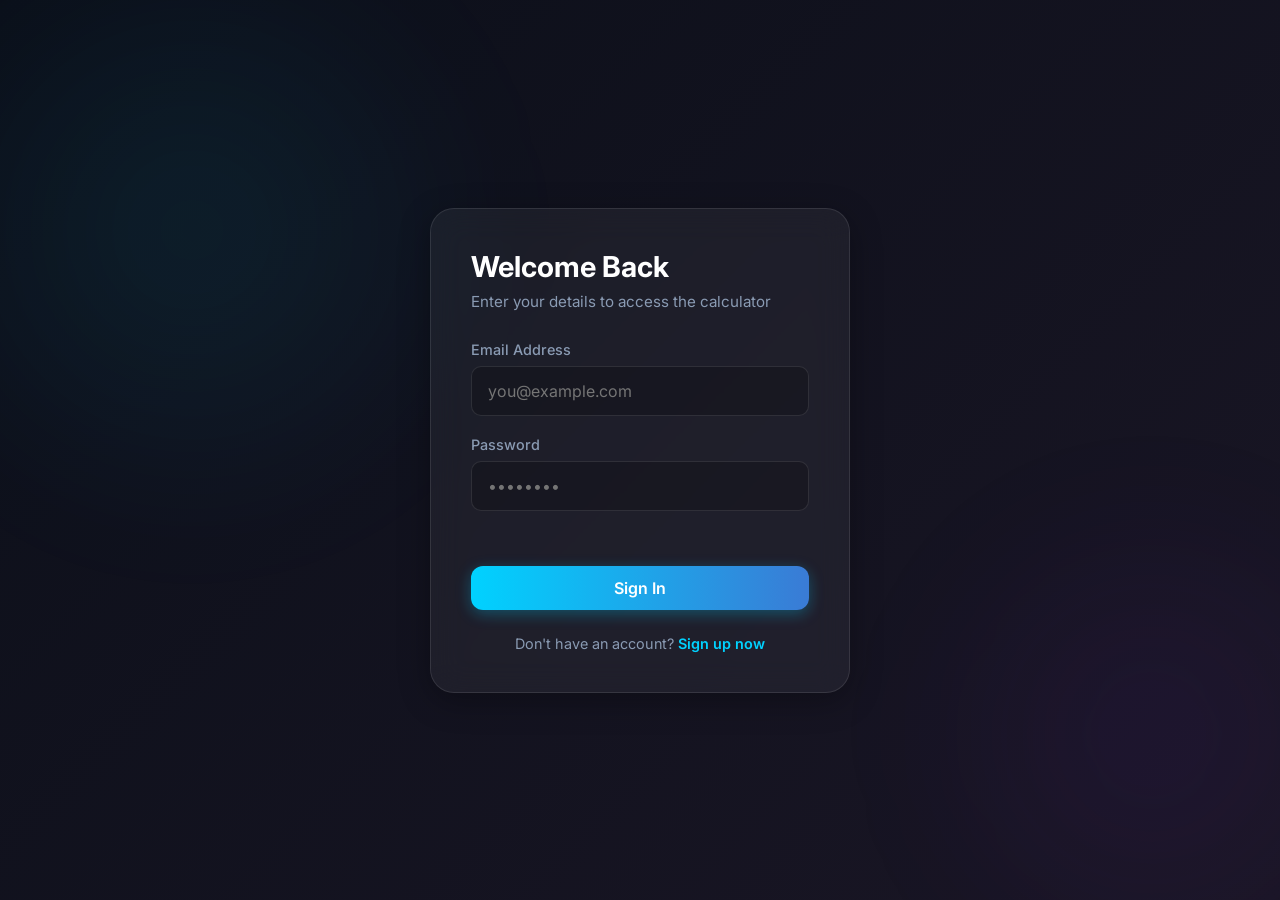
<file: index.html>
<!DOCTYPE html>
<html lang="en">
<head>
    <meta charset="UTF-8">
    <meta name="viewport" content="width=device-width, initial-scale=1.0">
    <title>Student Grade Calculator - Premium</title>
    <link rel="stylesheet" href="style.css">
    <link href="https://fonts.googleapis.com/css2?family=Inter:wght@300;400;500;600;700&display=swap" rel="stylesheet">
</head>
<body class="auth-body">
    <div class="background-elements">
        <div class="blob blob-1"></div>
        <div class="blob blob-2"></div>
    </div>

    <div class="glass-container auth-container">
        <!-- Login Form -->
        <div id="login-form-container" class="form-section active">
            <h2>Welcome Back</h2>
            <p class="subtitle">Enter your details to access the calculator</p>
            
            <form id="login-form">
                <div class="input-group">
                    <label for="login-email">Email Address</label>
                    <input type="email" id="login-email" required placeholder="you@example.com">
                </div>
                <div class="input-group">
                    <label for="login-password">Password</label>
                    <input type="password" id="login-password" required placeholder="••••••••">
                </div>
                
                <div id="login-error" class="error-msg"></div>
                
                <button type="submit" class="btn btn-primary btn-block">Sign In</button>
            </form>
            
            <div class="toggle-text">
                Don't have an account? <a href="#" id="show-signup">Sign up now</a>
            </div>
        </div>

        <!-- Signup Form -->
        <div id="signup-form-container" class="form-section">
            <h2>Create Account</h2>
            <p class="subtitle">Join to save your grade history</p>
            
            <form id="signup-form">
                <div class="input-group">
                    <label for="signup-name">Full Name</label>
                    <input type="text" id="signup-name" required placeholder="John Doe">
                </div>
                <div class="input-group">
                    <label for="signup-email">Email Address</label>
                    <input type="email" id="signup-email" required placeholder="you@example.com">
                </div>
                <div class="input-group">
                    <label for="signup-password">Password</label>
                    <input type="password" id="signup-password" required placeholder="••••••••">
                </div>
                
                <div id="signup-error" class="error-msg"></div>
                
                <button type="submit" class="btn btn-primary btn-block">Create Account</button>
            </form>
            
            <div class="toggle-text">
                Already have an account? <a href="#" id="show-login">Sign in</a>
            </div>
        </div>
    </div>

    <script src="auth.js"></script>
</body>
</html>
<!-- client- npm run start -->
</file>
<file: style.css>
:root {
    --bg-color: #0b0f19;
    --primary: #00d2ff;
    --primary-hover: #3a7bd5;
    --glass-bg: rgba(255, 255, 255, 0.05);
    --glass-border: rgba(255, 255, 255, 0.1);
    --text-main: #ffffff;
    --text-muted: #8a9bb3;
    --error: #ff4757;
    --success: #2ed573;
    --bg-gradient: linear-gradient(135deg, #0b0f19 0%, #1a1625 100%);
}

* {
    margin: 0;
    padding: 0;
    box-sizing: border-box;
    font-family: 'Inter', sans-serif;
}

body {
    background: var(--bg-gradient);
    color: var(--text-main);
    min-height: 100vh;
    overflow-x: hidden;
    position: relative;
}

/* Background Animated Blobs */
.background-elements {
    position: fixed;
    top: 0;
    left: 0;
    width: 100vw;
    height: 100vh;
    z-index: -1;
    overflow: hidden;
}

.blob {
    position: absolute;
    filter: blur(80px);
    opacity: 0.6;
    border-radius: 50%;
    animation: float 20s infinite ease-in-out alternate;
}

.blob-1 {
    top: -10%;
    left: -10%;
    width: 50vw;
    height: 50vw;
    background: radial-gradient(circle, rgba(0,210,255,0.15) 0%, rgba(58,123,213,0) 70%);
}

.blob-2 {
    bottom: -10%;
    right: -10%;
    width: 40vw;
    height: 40vw;
    background: radial-gradient(circle, rgba(138,43,226,0.15) 0%, rgba(75,0,130,0) 70%);
    animation-delay: -10s;
}

@keyframes float {
    0% { transform: translate(0, 0) scale(1); }
    100% { transform: translate(5%, 10%) scale(1.1); }
}

/* Shared UI Components */
.glass-container {
    background: var(--glass-bg);
    backdrop-filter: blur(16px);
    -webkit-backdrop-filter: blur(16px);
    border: 1px solid var(--glass-border);
    border-radius: 24px;
    box-shadow: 0 8px 32px 0 rgba(0, 0, 0, 0.3);
}

.btn {
    padding: 12px 24px;
    border-radius: 12px;
    font-weight: 600;
    font-size: 1rem;
    cursor: pointer;
    transition: all 0.3s ease;
    border: none;
    outline: none;
    display: inline-block;
    text-align: center;
}

.btn-primary {
    background: linear-gradient(to right, var(--primary), var(--primary-hover));
    color: white;
    box-shadow: 0 4px 15px rgba(0, 210, 255, 0.3);
}

.btn-primary:hover {
    transform: translateY(-2px);
    box-shadow: 0 8px 25px rgba(0, 210, 255, 0.5);
}

.btn-outline {
    background: transparent;
    color: var(--text-main);
    border: 1px solid var(--glass-border);
}

.btn-outline:hover {
    background: rgba(255,255,255,0.1);
    border-color: rgba(255,255,255,0.3);
}

.btn-block {
    width: 100%;
}

.btn-sm {
    padding: 8px 16px;
    font-size: 0.875rem;
}

.input-group {
    margin-bottom: 20px;
    display: flex;
    flex-direction: column;
}

.input-group label {
    margin-bottom: 8px;
    font-size: 0.9rem;
    font-weight: 500;
    color: var(--text-muted);
}

.input-group input {
    background: rgba(0,0,0,0.2);
    border: 1px solid var(--glass-border);
    border-radius: 10px;
    padding: 14px 16px;
    color: white;
    font-size: 1rem;
    transition: all 0.3s ease;
}

.input-group input:focus {
    outline: none;
    border-color: var(--primary);
    background: rgba(0,0,0,0.4);
    box-shadow: 0 0 0 3px rgba(0, 210, 255, 0.1);
}

.subtitle {
    color: var(--text-muted);
    font-size: 0.95rem;
    margin-bottom: 30px;
}

.error-msg {
    color: var(--error);
    font-size: 0.875rem;
    margin-bottom: 15px;
    min-height: 20px;
    text-align: center;
}

.hidden {
    display: none !important;
}

/* Auth Pages */
.auth-body {
    display: flex;
    justify-content: center;
    align-items: center;
}

.auth-container {
    width: 100%;
    max-width: 420px;
    padding: 40px;
    margin: 20px;
}

.form-section {
    display: none;
    animation: fadeIn 0.4s ease forwards;
}

.form-section.active {
    display: block;
}

.form-section h2 {
    font-size: 1.8rem;
    margin-bottom: 8px;
}

.toggle-text {
    margin-top: 25px;
    text-align: center;
    font-size: 0.9rem;
    color: var(--text-muted);
}

.toggle-text a {
    color: var(--primary);
    text-decoration: none;
    font-weight: 600;
}

.toggle-text a:hover {
    text-decoration: underline;
}

@keyframes fadeIn {
    from { opacity: 0; transform: translateY(10px); }
    to { opacity: 1; transform: translateY(0); }
}

/* App Dashboard */
.glass-nav {
    display: flex;
    justify-content: space-between;
    align-items: center;
    padding: 15px 5%;
    background: rgba(11, 15, 25, 0.8);
    backdrop-filter: blur(20px);
    border-bottom: 1px solid var(--glass-border);
    position: sticky;
    top: 0;
    z-index: 100;
}

.nav-brand {
    font-size: 1.5rem;
    font-weight: 700;
}

.nav-brand span {
    color: var(--primary);
}

.nav-links {
    display: flex;
    list-style: none;
    gap: 30px;
}

.nav-links a {
    text-decoration: none;
    color: var(--text-muted);
    font-weight: 500;
    position: relative;
    padding-bottom: 5px;
    transition: color 0.3s;
}

.nav-links a:hover, .nav-links a.active {
    color: white;
}

.nav-links a.active::after {
    content: '';
    position: absolute;
    bottom: -2px;
    left: 0;
    width: 100%;
    height: 2px;
    background: var(--primary);
    border-radius: 2px;
}

.nav-user {
    display: flex;
    align-items: center;
    gap: 15px;
}

#nav-user-name {
    font-weight: 500;
    color: var(--text-muted);
}

.main-content {
    max-width: 1000px;
    margin: 40px auto;
    padding: 0 20px;
}

.app-section {
    padding: 40px;
    display: none;
    animation: fadeIn 0.4s ease forwards;
}

.app-section.active {
    display: block;
}

.section-header h2 {
    font-size: 2rem;
    margin-bottom: 5px;
}

/* Calculator Grid */
.calc-grid {
    display: grid;
    gap: 20px;
}

.range {
    font-size: 0.8rem;
    color: rgba(255,255,255,0.3);
}

.action-buttons {
    display: flex;
    gap: 15px;
    margin-top: 10px;
}

.results-card {
    margin-top: 40px;
    padding: 30px;
    background: rgba(0,0,0,0.3);
    border-radius: 16px;
    border: 1px solid rgba(0, 210, 255, 0.2);
    animation: fadeIn 0.5s ease;
}

.result-stats {
    display: flex;
    justify-content: space-around;
    margin-bottom: 25px;
    border-bottom: 1px solid rgba(255,255,255,0.1);
    padding-bottom: 25px;
}

.stat-box {
    text-align: center;
}

.stat-label {
    display: block;
    color: var(--text-muted);
    font-size: 0.9rem;
    margin-bottom: 8px;
    text-transform: uppercase;
    letter-spacing: 1px;
}

.stat-value {
    font-size: 1.8rem;
    font-weight: 700;
}

.grade-box {
    text-align: center;
}

.grade-value {
    display: block;
    font-size: 4.5rem;
    font-weight: 800;
    line-height: 1;
    margin-top: 10px;
    text-shadow: 0 0 20px rgba(255,255,255,0.1);
}

.grade-A { color: #2ed573; text-shadow: 0 0 20px rgba(46, 213, 115, 0.3); }
.grade-B { color: #1e90ff; }
.grade-C { color: #ffa502; }
.grade-D { color: #ff7f50; }
.grade-F { color: #ff4757; text-shadow: 0 0 20px rgba(255, 71, 87, 0.3); }

/* History Table */
.history-list-container {
    overflow-x: auto;
}

.history-table {
    width: 100%;
    border-collapse: collapse;
    margin-top: 20px;
}

.history-table th, .history-table td {
    padding: 15px;
    text-align: left;
    border-bottom: 1px solid rgba(255,255,255,0.05);
}

.history-table th {
    color: var(--text-muted);
    font-weight: 500;
    font-size: 0.9rem;
    text-transform: uppercase;
    letter-spacing: 1px;
}

.history-table tr:hover {
    background: rgba(255,255,255,0.02);
}

.empty-state {
    text-align: center;
    padding: 40px;
    color: var(--text-muted);
}

/* Profile Section */
.profile-card {
    display: flex;
    align-items: flex-start;
    gap: 40px;
    background: rgba(0,0,0,0.2);
    padding: 30px;
    border-radius: 16px;
}

.profile-avatar {
    width: 100px;
    height: 100px;
    border-radius: 50%;
    background: linear-gradient(135deg, var(--primary), var(--primary-hover));
    display: flex;
    justify-content: center;
    align-items: center;
    font-size: 2.5rem;
    font-weight: 700;
    box-shadow: 0 10px 20px rgba(0, 210, 255, 0.2);
}

.profile-details {
    flex-grow: 1;
}

.detail-group {
    margin-bottom: 20px;
}

.detail-group label {
    display: block;
    color: var(--text-muted);
    font-size: 0.85rem;
    text-transform: uppercase;
    letter-spacing: 1px;
    margin-bottom: 5px;
}

.detail-group p {
    font-size: 1.2rem;
    font-weight: 500;
}
</file>
